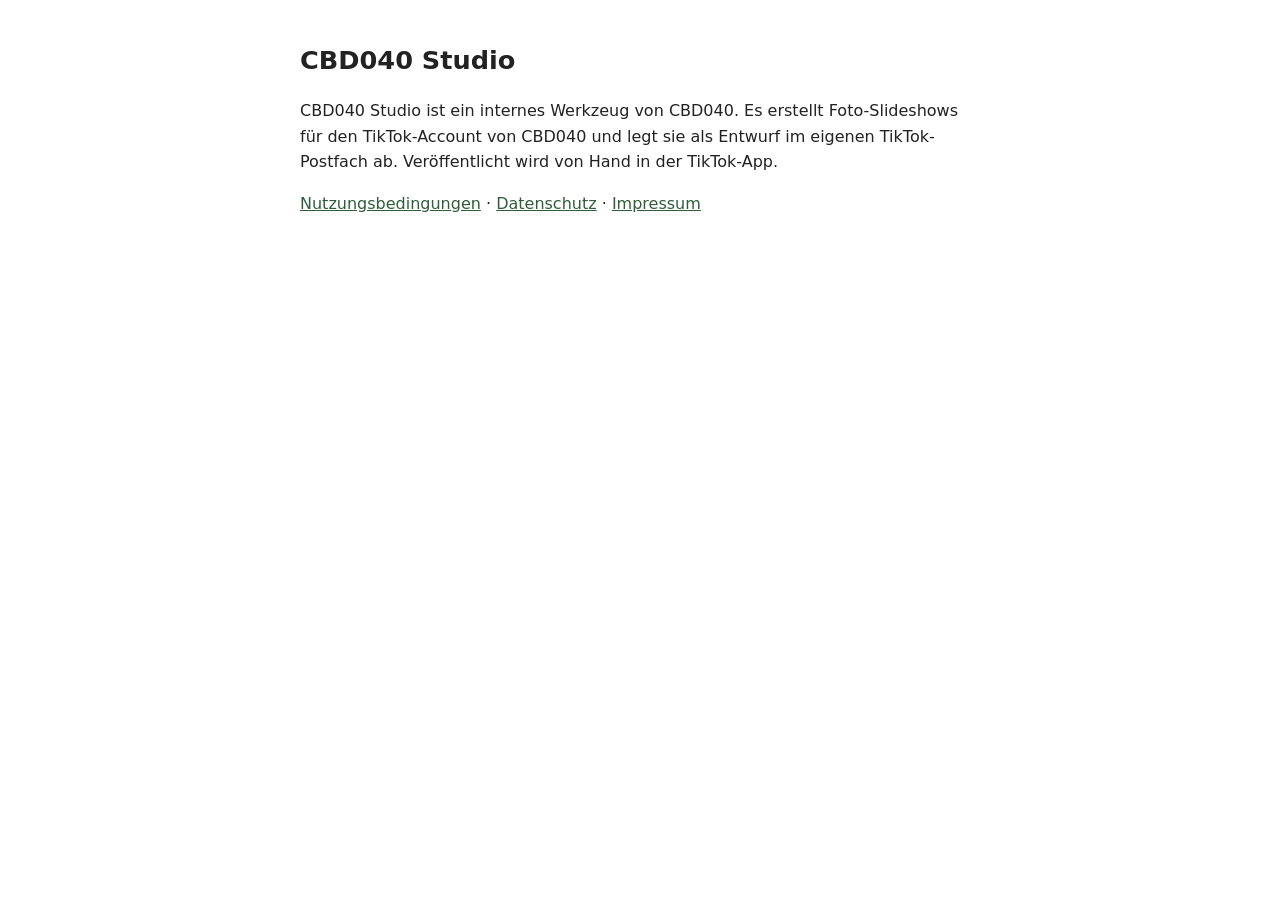
<file: index.html>
<!doctype html><html lang="de"><head><meta charset="utf-8"><meta name="viewport" content="width=device-width,initial-scale=1"><title>CBD040 Studio</title><link rel="stylesheet" href="style.css"></head><body>
<h1>CBD040 Studio</h1>
<p>CBD040 Studio ist ein internes Werkzeug von CBD040. Es erstellt Foto-Slideshows für den TikTok-Account von CBD040 und legt sie als Entwurf im eigenen TikTok-Postfach ab. Veröffentlicht wird von Hand in der TikTok-App.</p>
<p><a href="terms.html">Nutzungsbedingungen</a> · <a href="privacy.html">Datenschutz</a> · <a href="https://cbd040.de/policies/legal-notice">Impressum</a></p>
</body></html>
</file>
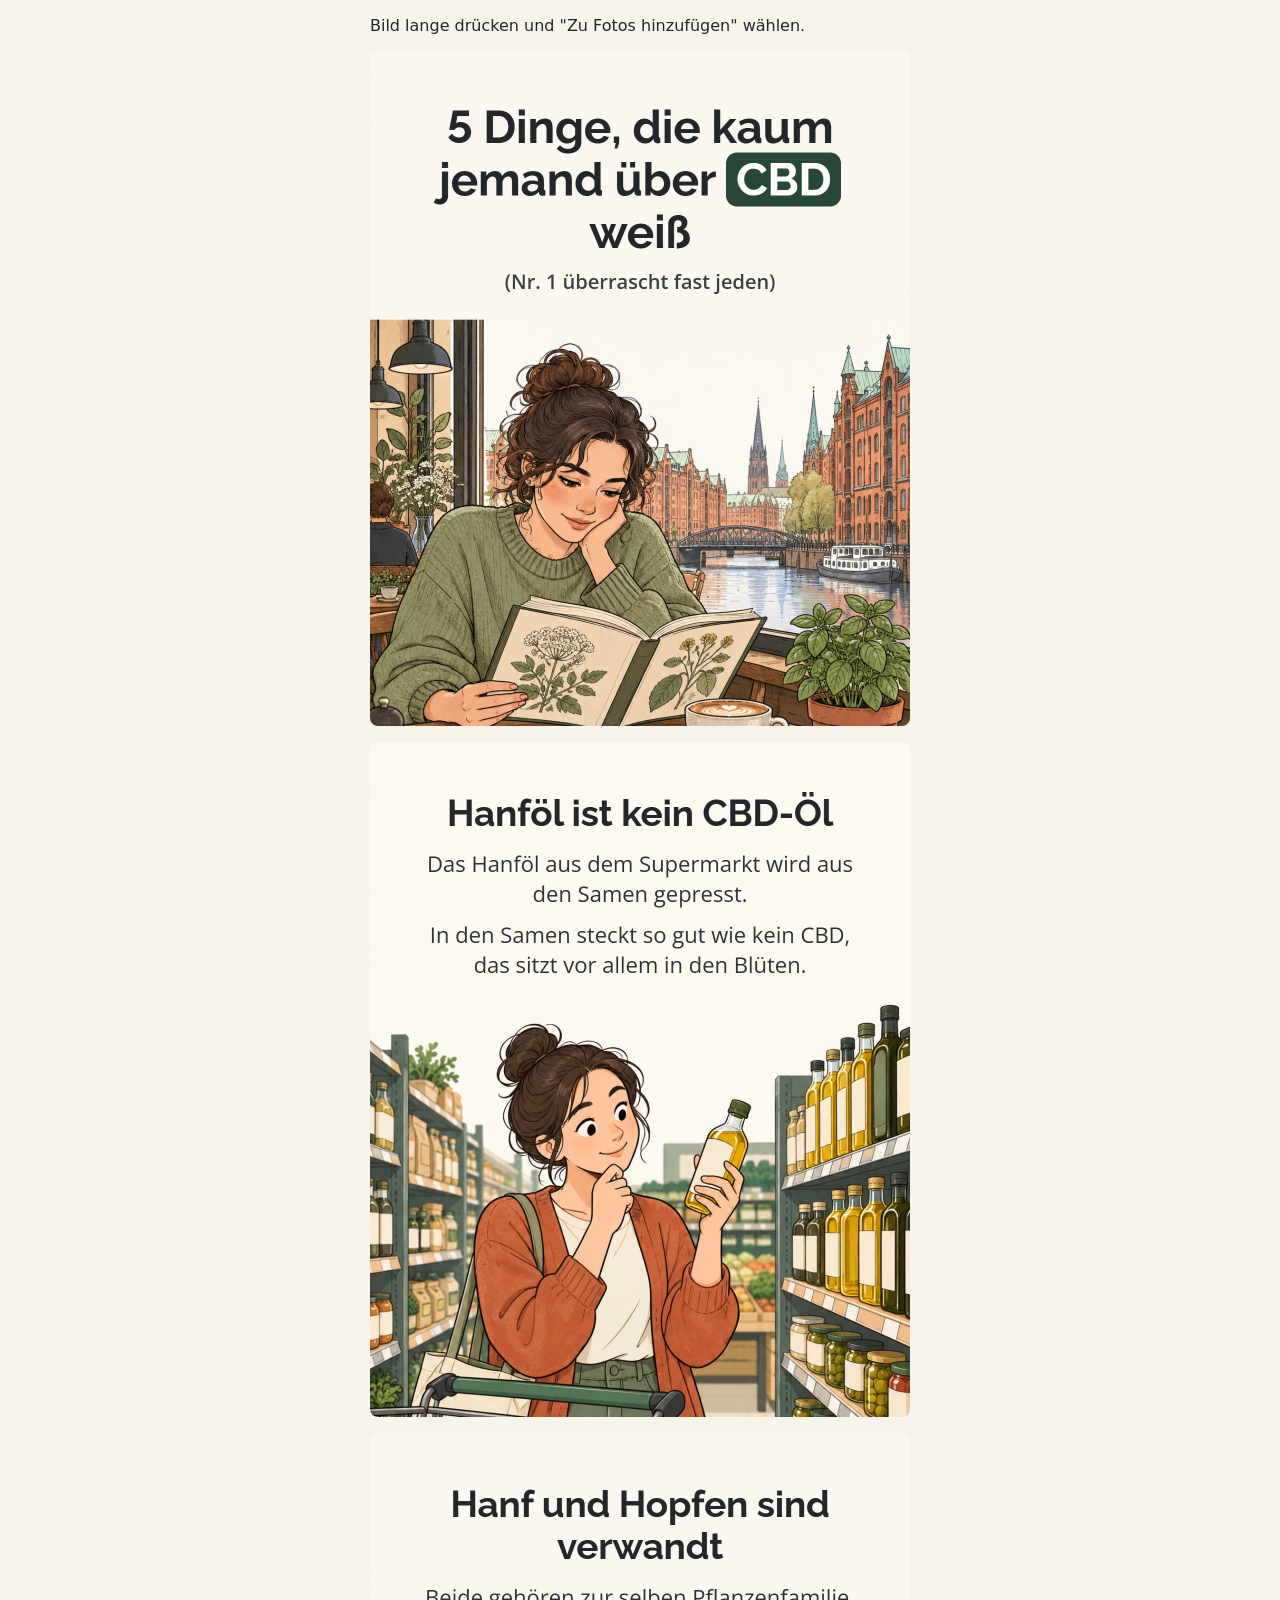
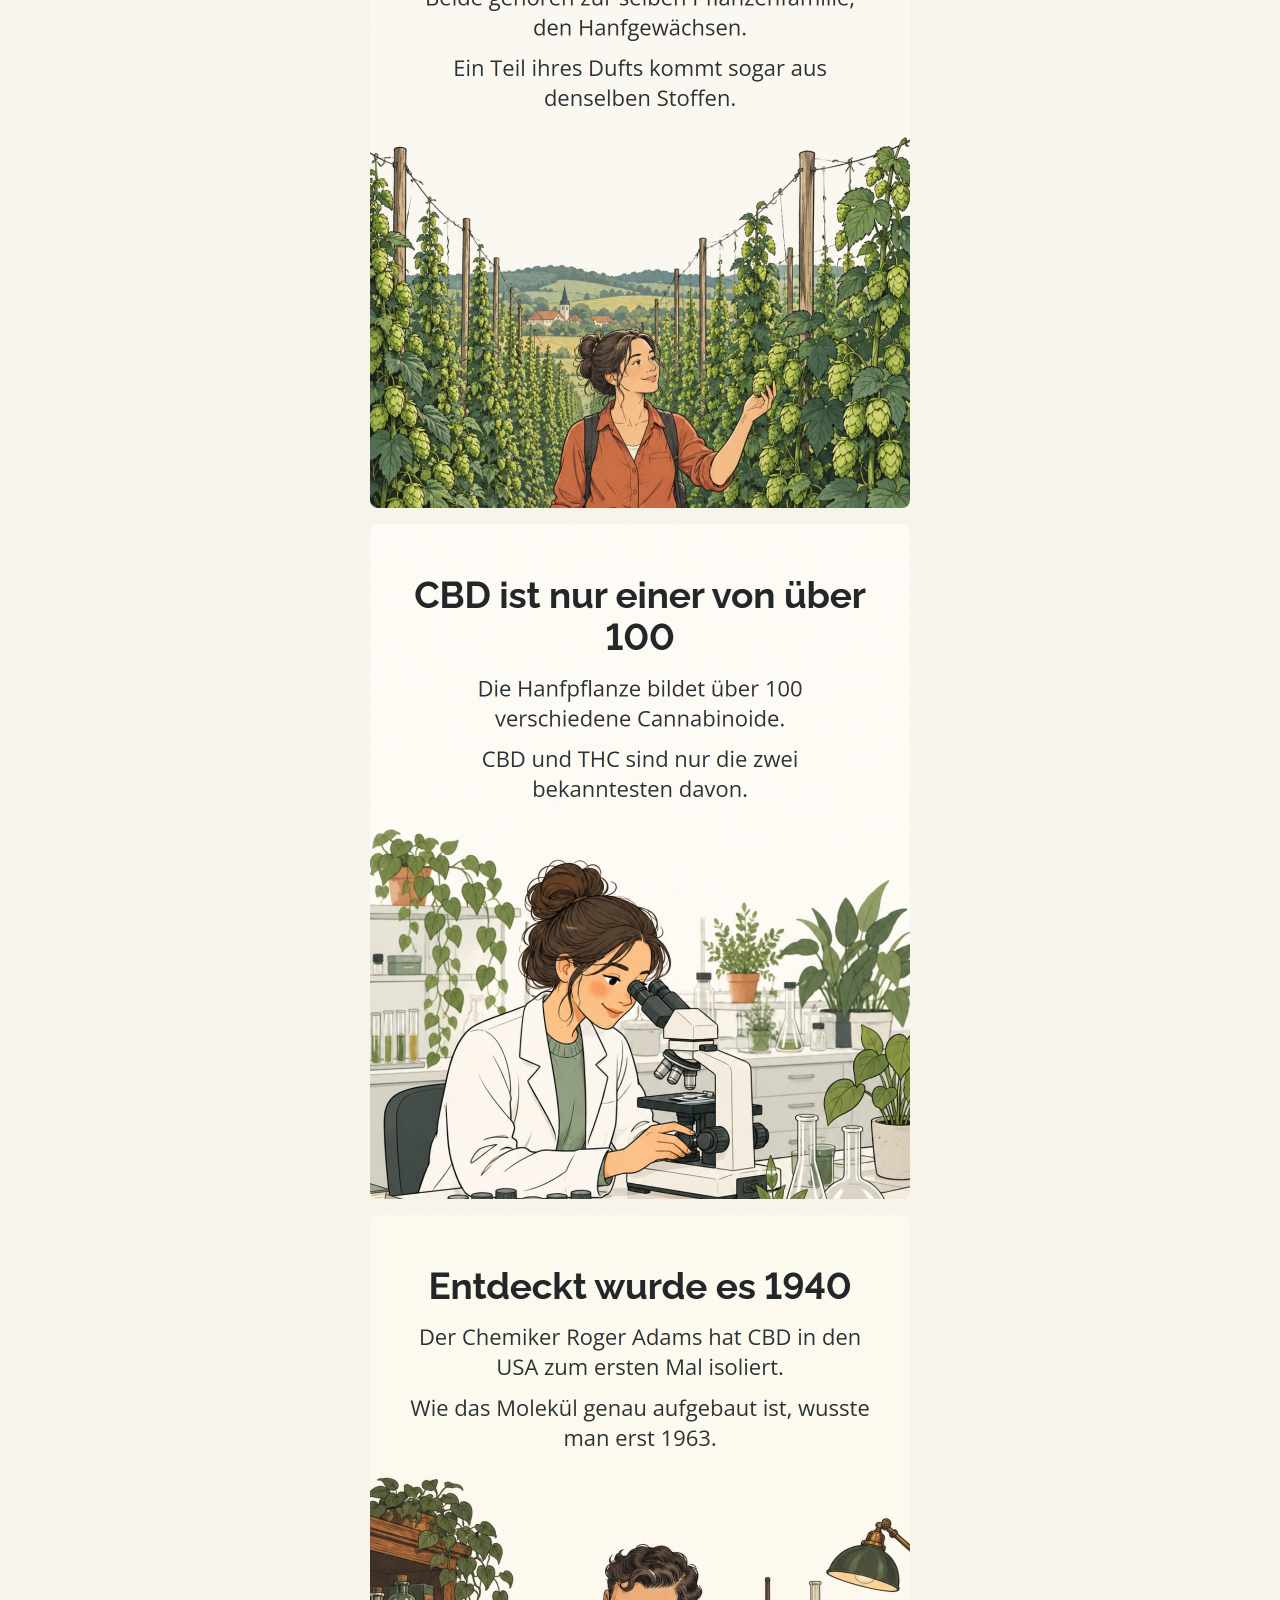
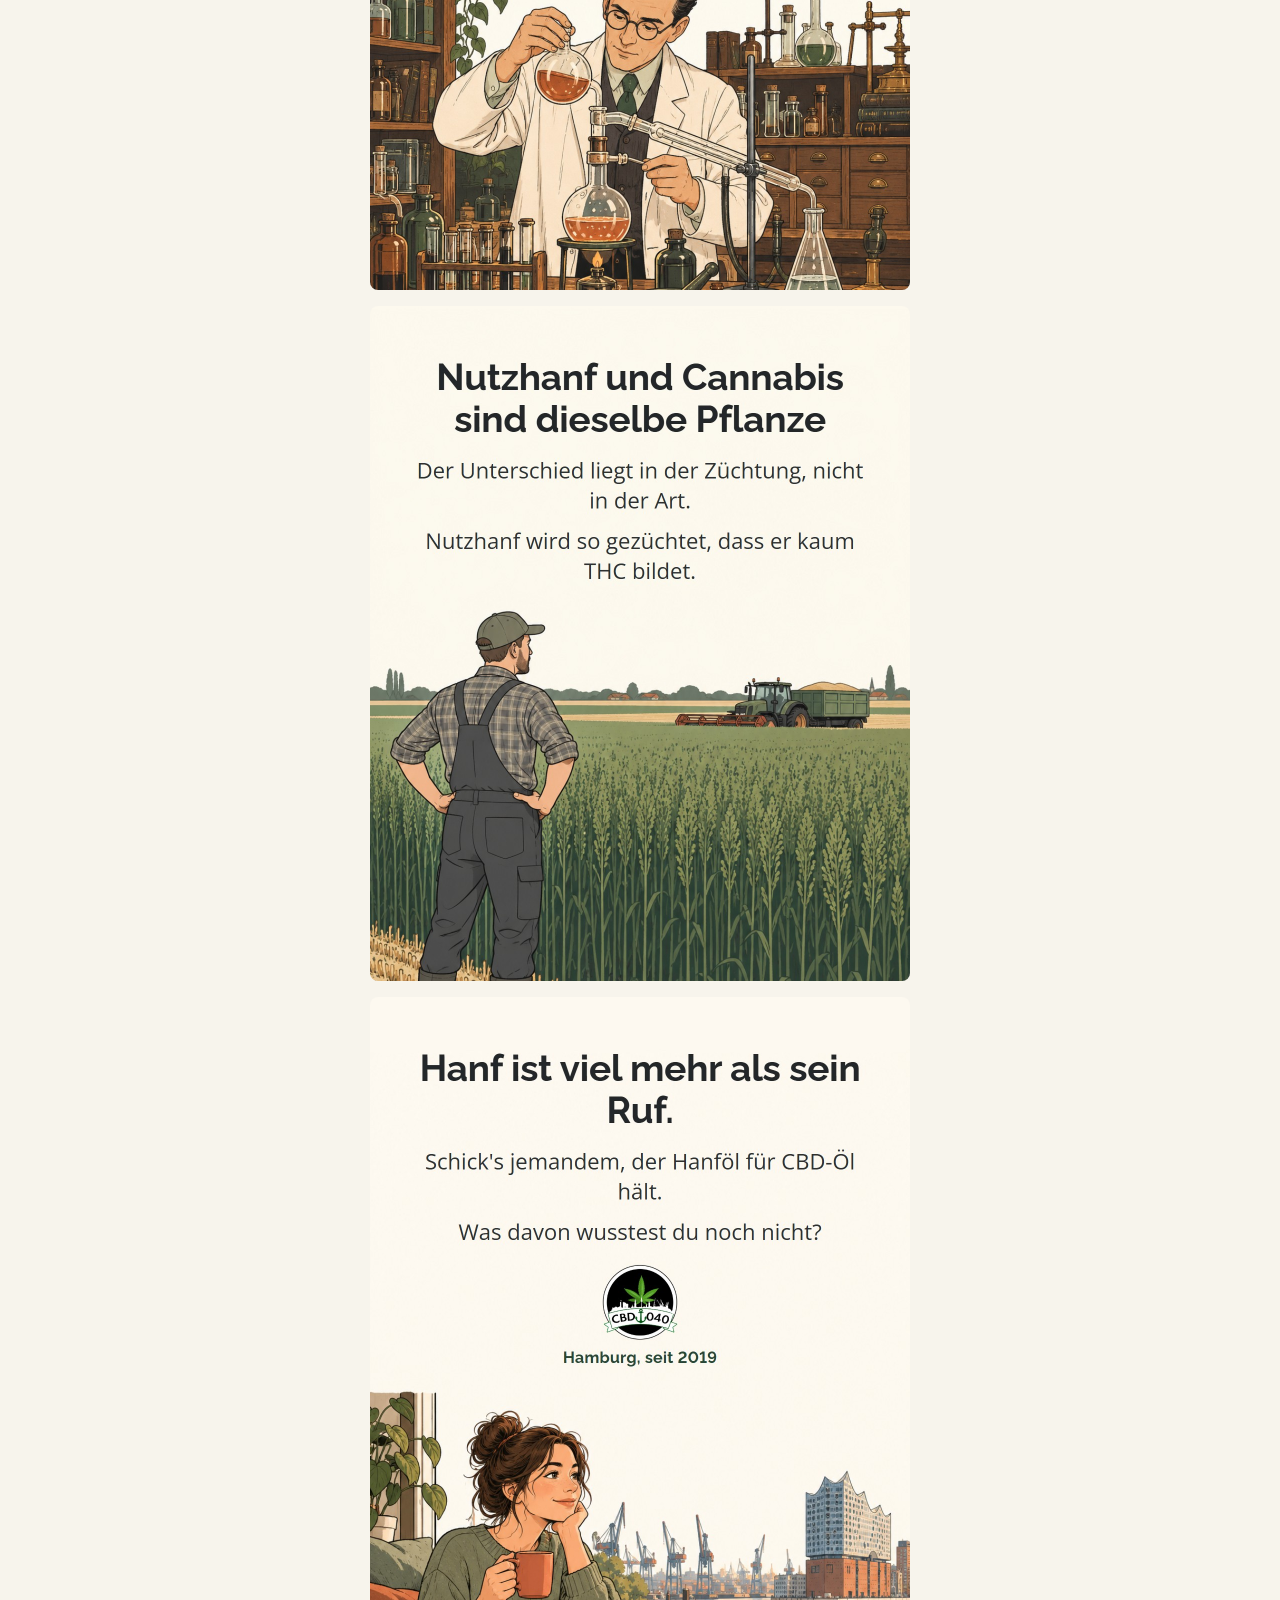
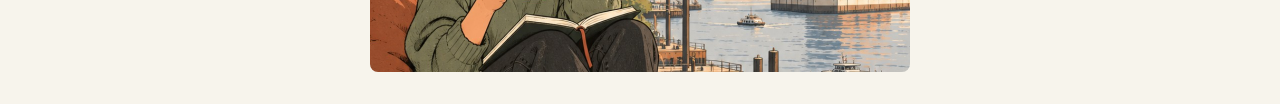
<file: p/1027/index.html>
<!doctype html><html lang="de"><head><meta charset="utf-8"><meta name="viewport" content="width=device-width,initial-scale=1"><meta name="robots" content="noindex"><title>CBD040 Slides</title>
<style>body{margin:0;padding:16px;background:#f7f4ec;font:16px system-ui,sans-serif;color:#23272a}img{display:block;width:100%;max-width:540px;margin:0 auto 16px;border-radius:8px}p{max-width:540px;margin:0 auto 16px}</style></head>
<body><p>Bild lange drücken und "Zu Fotos hinzufügen" wählen.</p>
<img src="slide-01.jpg"><img src="slide-02.jpg"><img src="slide-03.jpg"><img src="slide-04.jpg"><img src="slide-05.jpg"><img src="slide-06.jpg"><img src="slide-07.jpg">
</body></html>
</file>
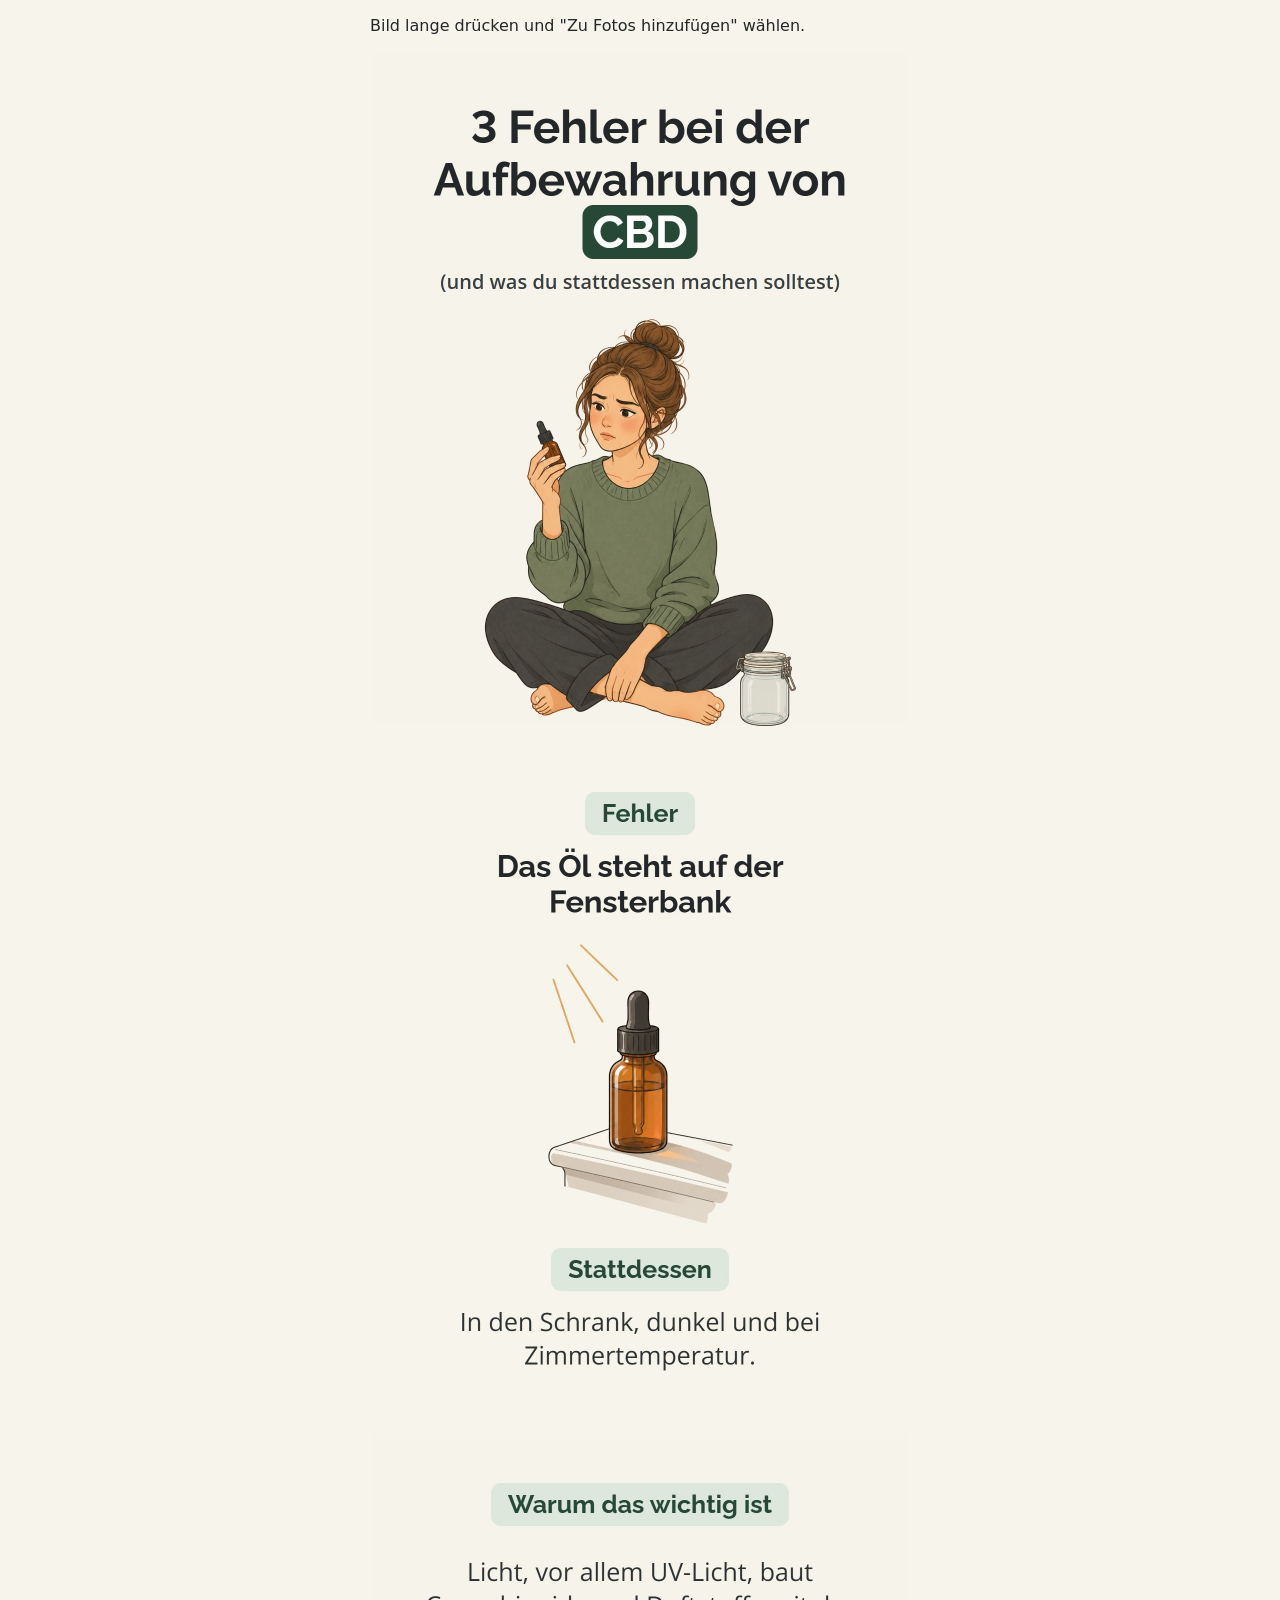
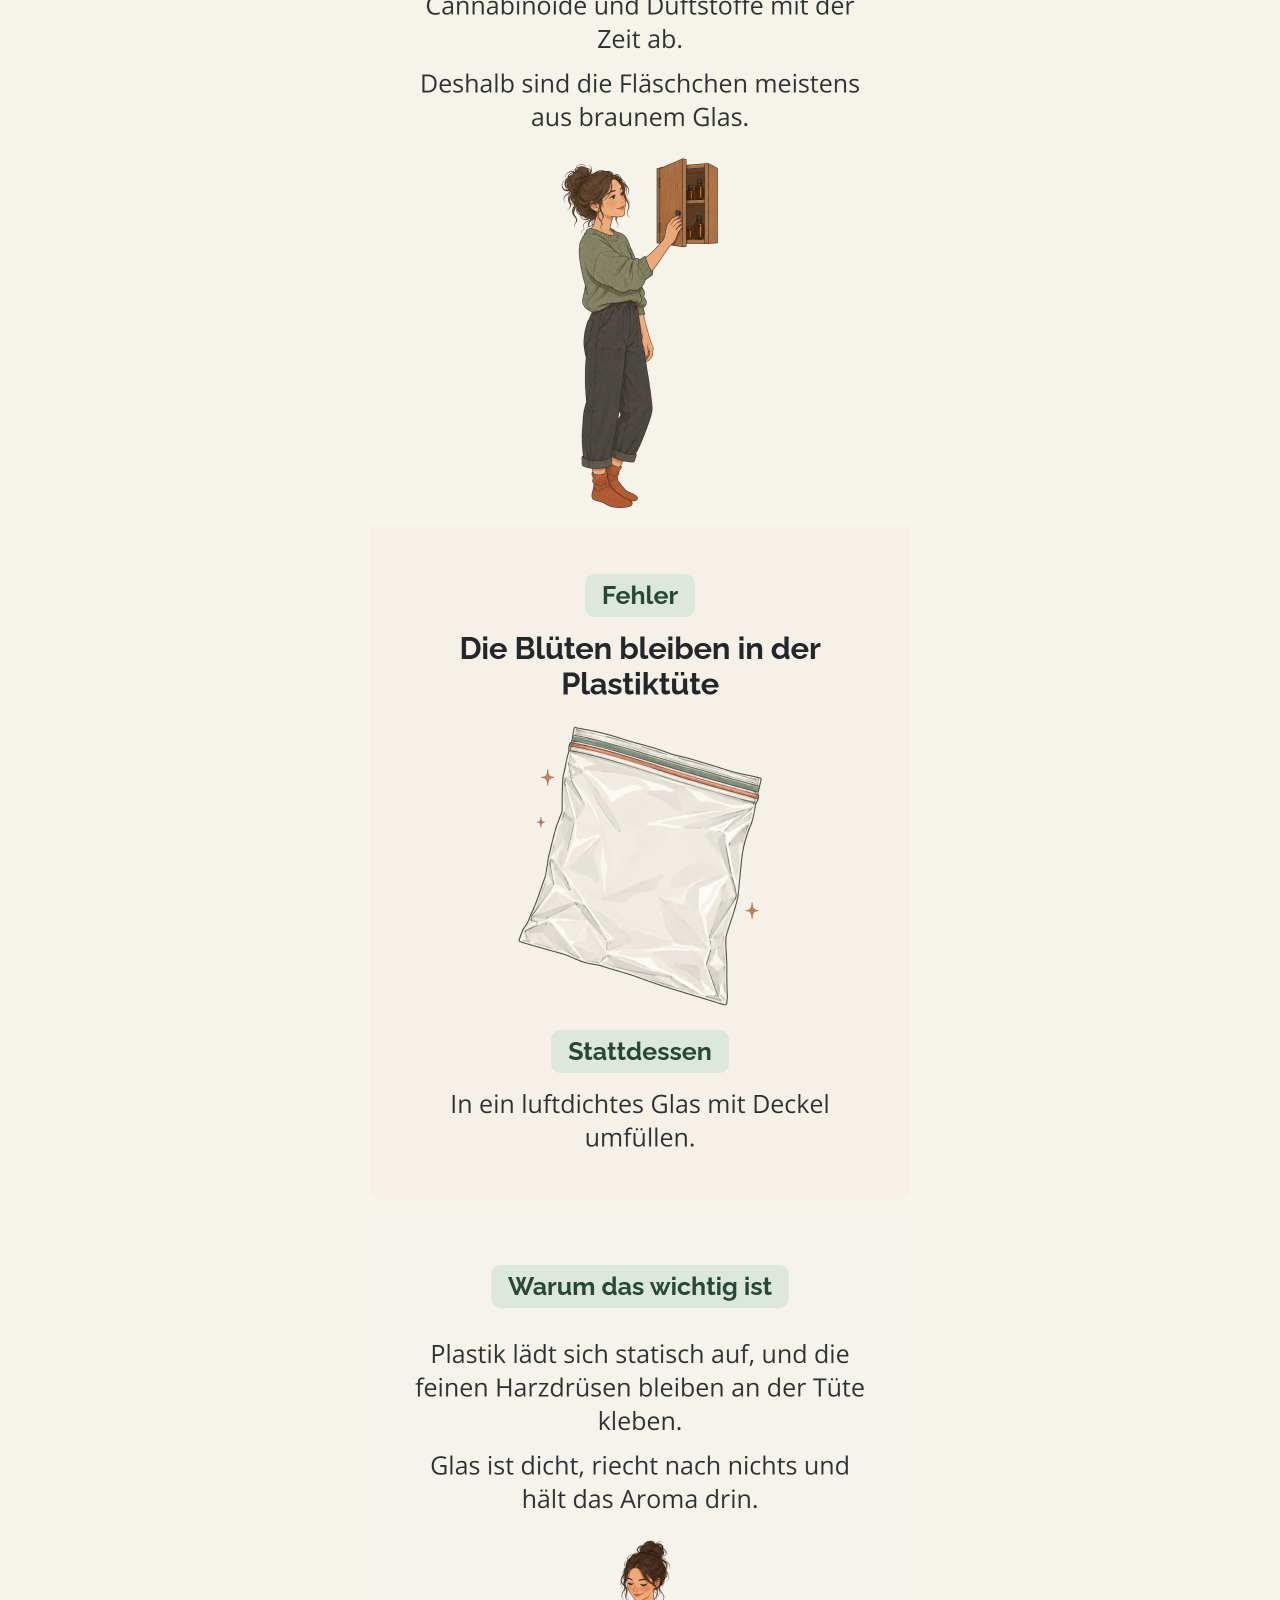
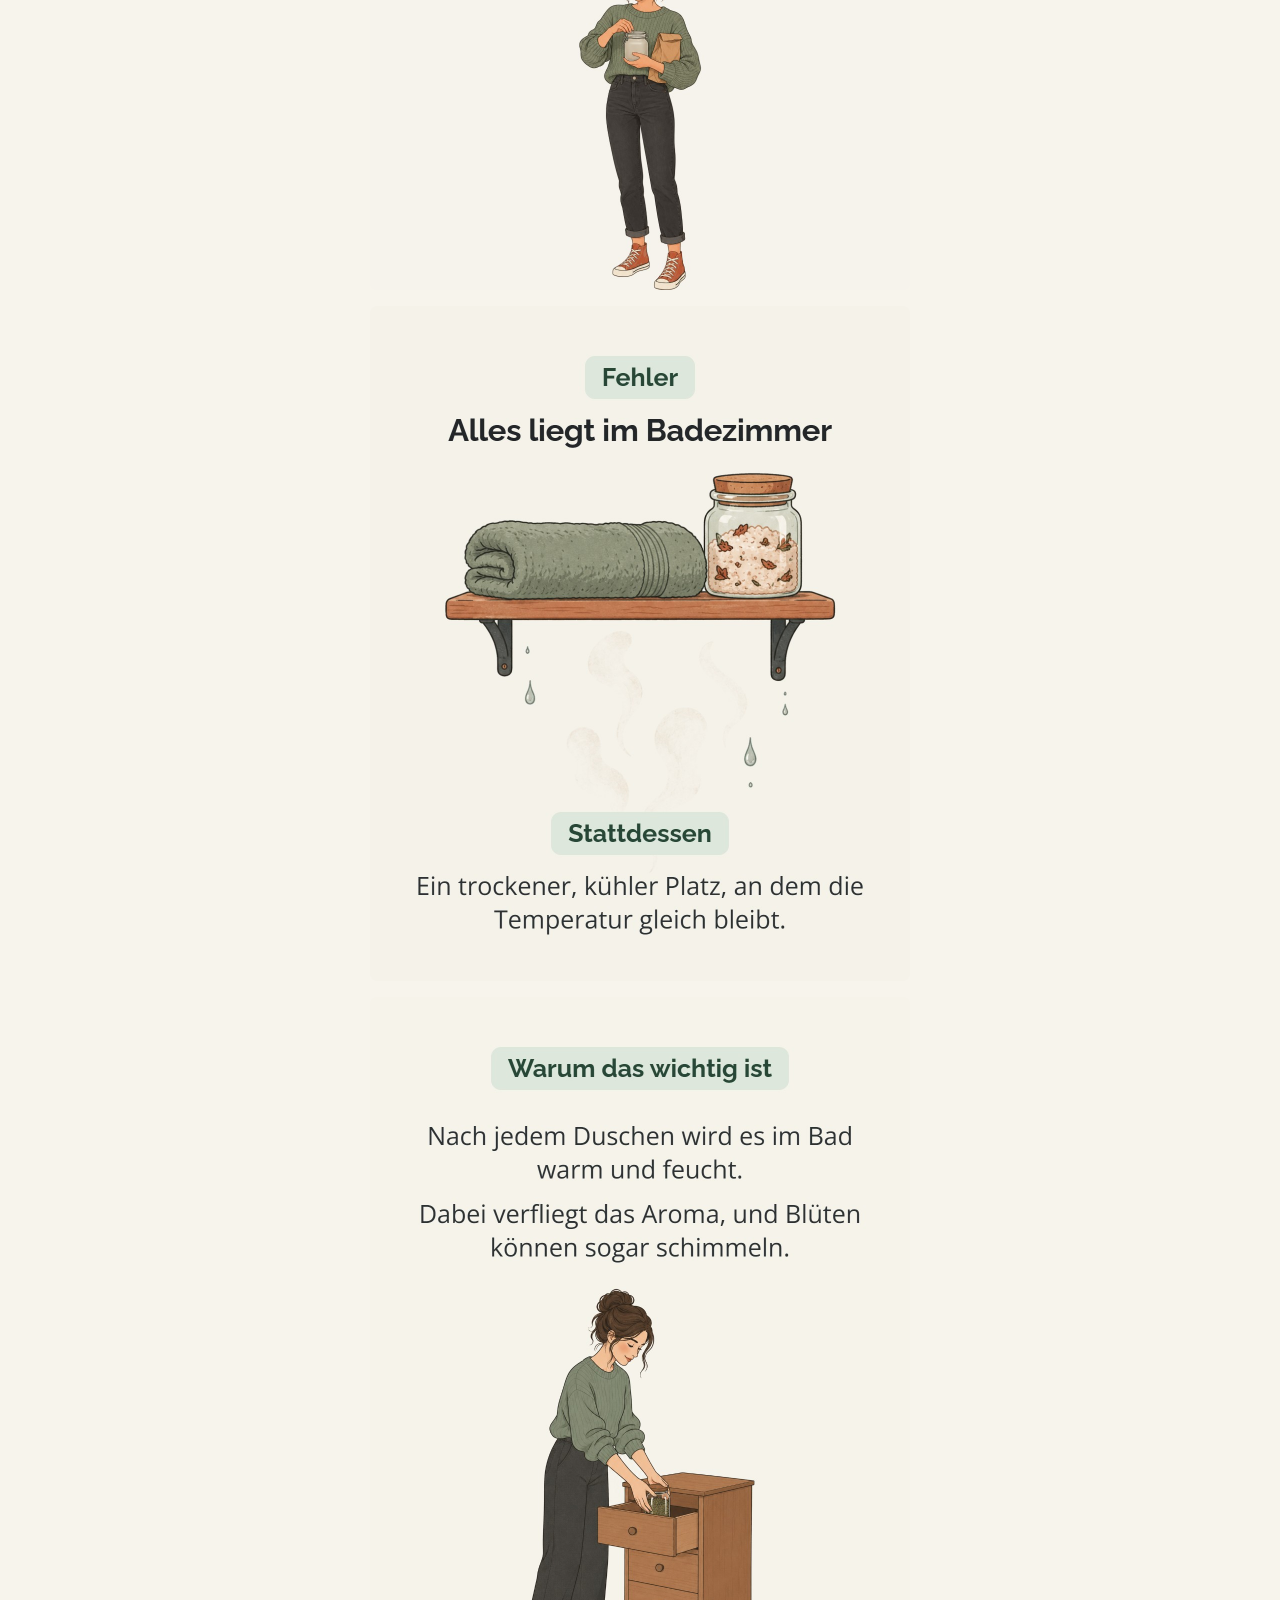
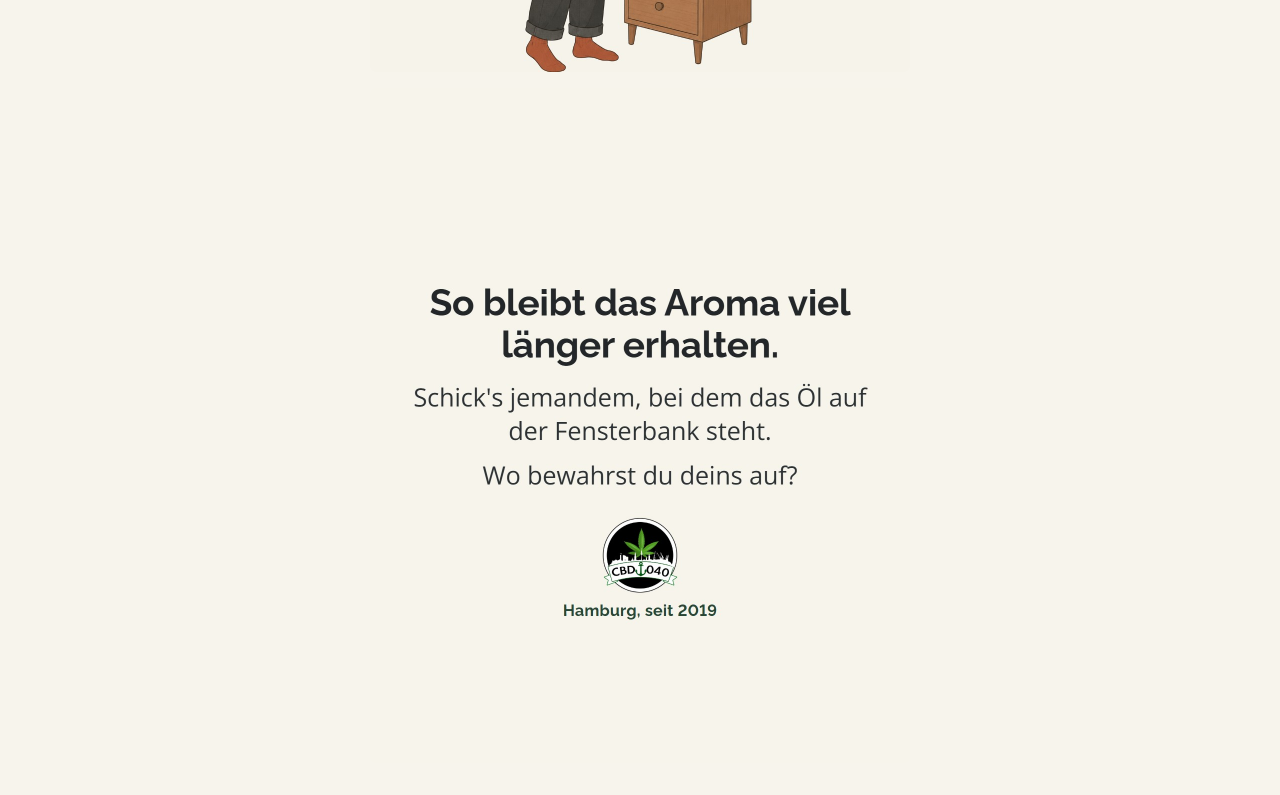
<file: p/1028-ig/index.html>
<!doctype html><html lang="de"><head><meta charset="utf-8"><meta name="viewport" content="width=device-width,initial-scale=1"><meta name="robots" content="noindex"><title>CBD040 Slides</title>
<style>body{margin:0;padding:16px;background:#f7f4ec;font:16px system-ui,sans-serif;color:#23272a}img{display:block;width:100%;max-width:540px;margin:0 auto 16px;border-radius:8px}p{max-width:540px;margin:0 auto 16px}</style></head>
<body><p>Bild lange drücken und "Zu Fotos hinzufügen" wählen.</p>
<img src="slide-01.jpg?v=1793089333"><img src="slide-02.jpg?v=1793089333"><img src="slide-03.jpg?v=1793089333"><img src="slide-04.jpg?v=1793089333"><img src="slide-05.jpg?v=1793089333"><img src="slide-06.jpg?v=1793089333"><img src="slide-07.jpg?v=1793089333"><img src="slide-08.jpg?v=1793089333">
</body></html>
</file>
<file: style.css>
body{font-family:system-ui,sans-serif;max-width:680px;margin:40px auto;padding:0 16px;line-height:1.6;color:#222;background:#fff}
h1{font-size:1.6rem}a{color:#2f5d3a}
</file>
